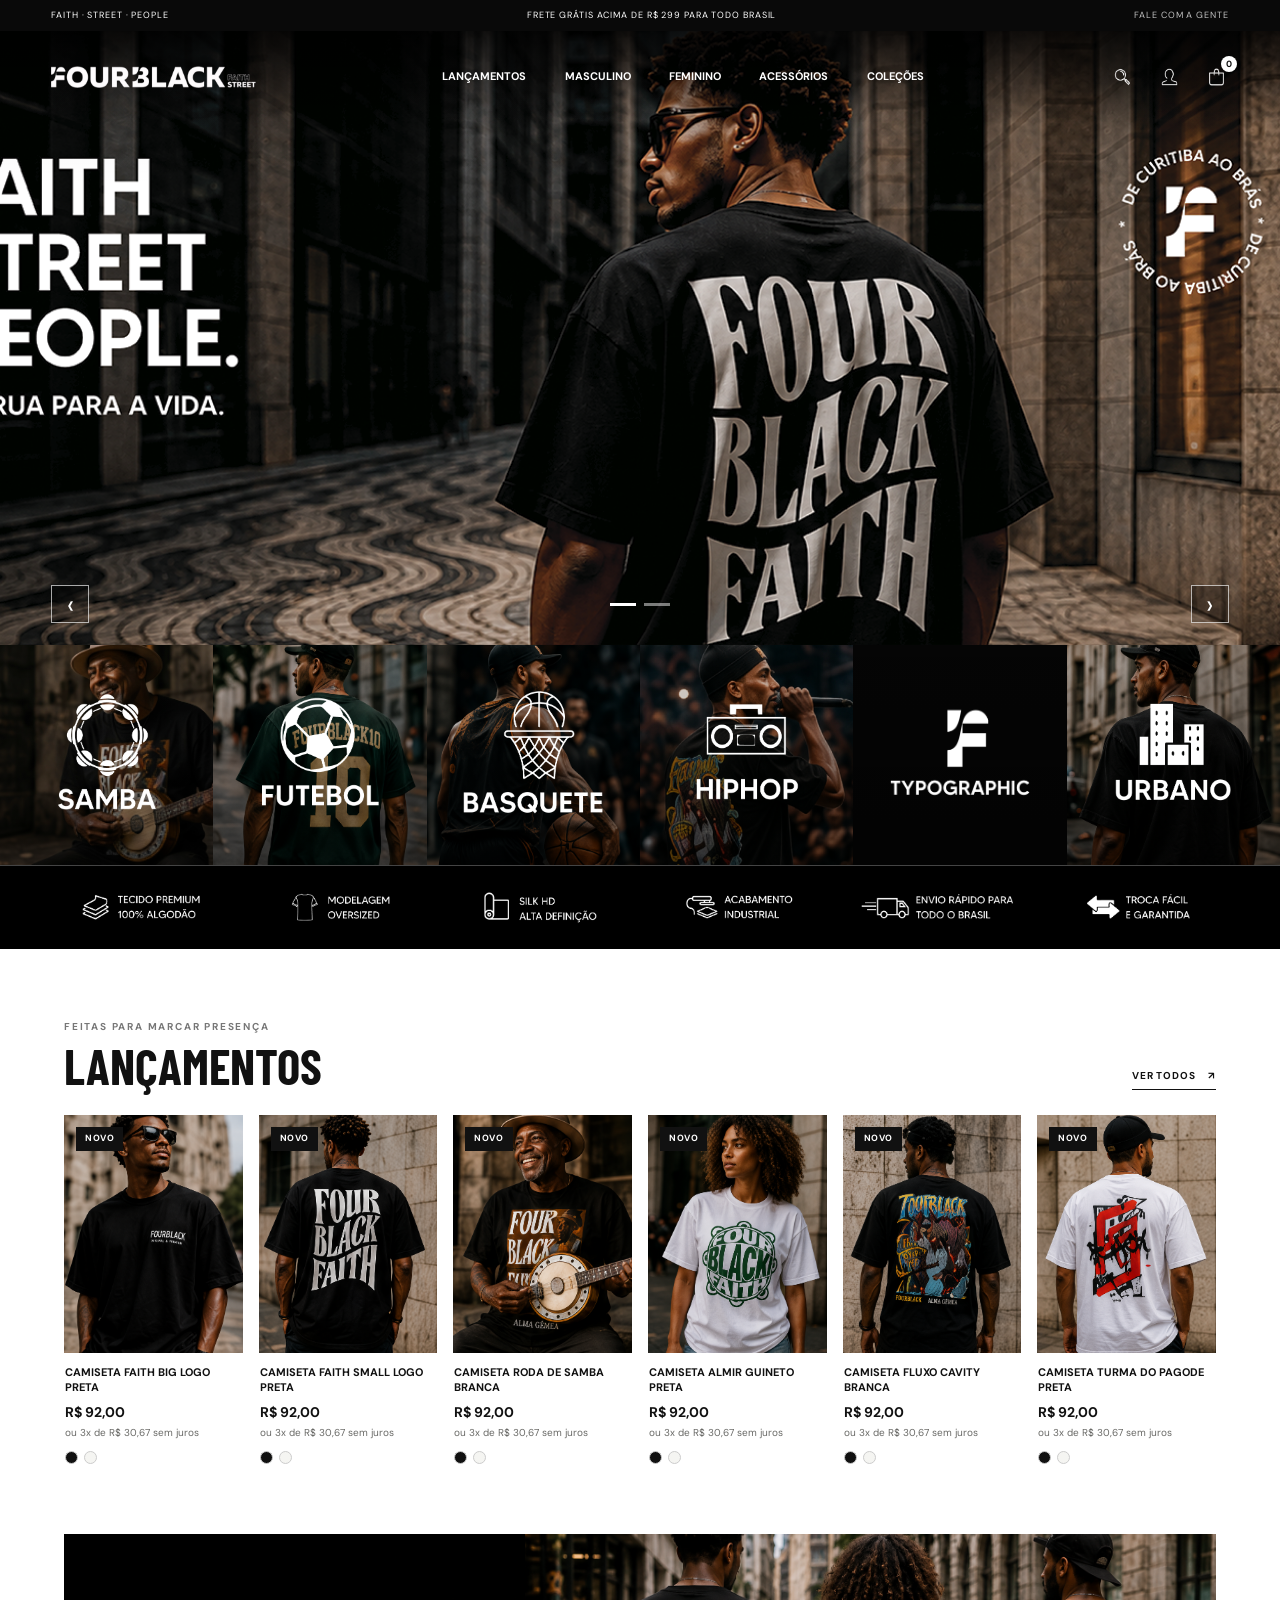
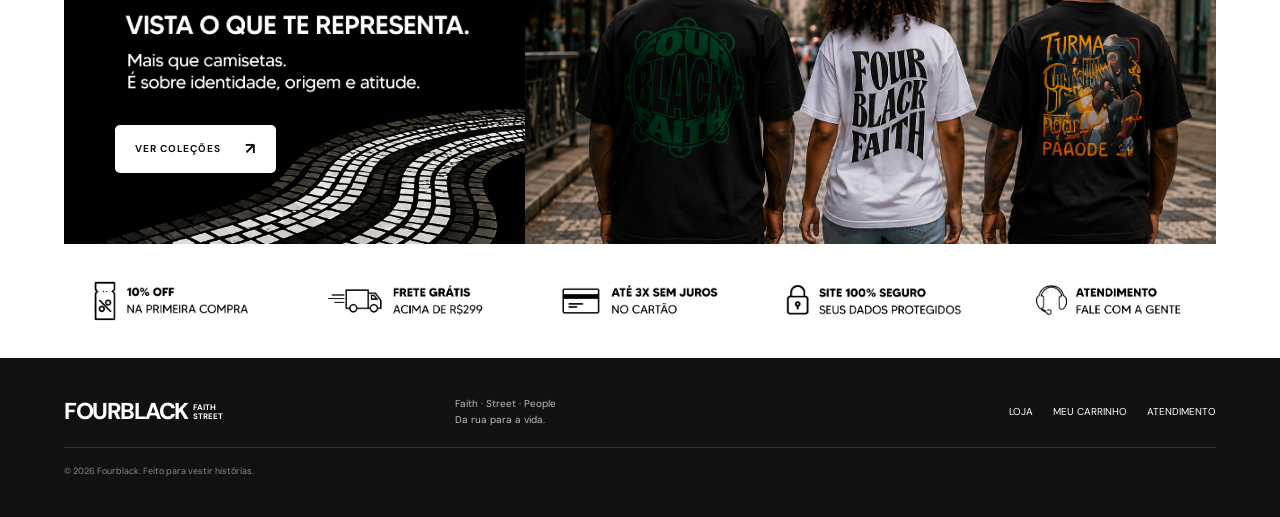
<file: index.html>
<!doctype html>
<html lang="pt-BR">
<head>
  <meta charset="utf-8">
  <meta name="viewport" content="width=device-width, initial-scale=1">
  <meta name="description" content="Fourblack — faith, street, people. Vista o que te representa.">
  <title>Fourblack — Da rua para a vida</title>
  <link rel="stylesheet" href="styles.css">
  <script src="script.js" defer></script>
</head>
<body data-page="home">
  <div class="announcement"><span>FAITH · STREET · PEOPLE</span><span>Frete grátis acima de R$ 299 para todo Brasil</span><a href="mailto:oi@fourblack.com.br">Fale com a gente</a></div>
  <header class="site-header home-header">
    <a class="brand home-brand" href="index.html" aria-label="Fourblack, página inicial"><img src="assets/HOME%20-%20FOURBLACK/FourBlack_marca_horizontal.png" alt="Fourblack Faith Street"></a>
    <button class="menu-toggle" aria-label="Abrir menu" aria-expanded="false">☰</button>
    <nav class="main-nav" aria-label="Navegação principal">
      <a href="produtos.html">Lançamentos</a><a href="produtos.html?categoria=Camisetas">Masculino</a><a href="produtos.html?categoria=Camisetas">Feminino</a><a href="produtos.html">Acessórios</a><a href="produtos.html">Coleções</a>
    </nav>
    <div class="header-actions"><a class="icon-link search-link" href="produtos.html" aria-label="Buscar"><img src="assets/HOME%20-%20FOURBLACK/ICONE%20LUPA.png" alt=""></a><a class="icon-link account-link" href="mailto:oi@fourblack.com.br" aria-label="Minha conta"><img src="assets/HOME%20-%20FOURBLACK/ICONE%20PESSOA.png" alt=""></a><a class="icon-link bag-link" href="carrinho.html" aria-label="Carrinho"><img src="assets/HOME%20-%20FOURBLACK/ICONE%20COMPRA.png" alt=""><span class="cart-count">0</span></a></div>
  </header>
  <main>
    <section class="hero">
      <img class="hero-slide" src="assets/HOME%20-%20FOURBLACK/FOURBLACK%20HOME%2001.png" alt="Faith Street People — da rua para a vida">
      <div class="hero-controls" aria-label="Controles do banner">
        <button class="hero-arrow hero-previous" type="button" aria-label="Imagem anterior">‹</button>
        <div class="hero-pagination" aria-label="Selecionar imagem">
          <button class="hero-dot active" type="button" aria-label="Exibir imagem 1" aria-pressed="true"></button>
          <button class="hero-dot" type="button" aria-label="Exibir imagem 2" aria-pressed="false"></button>
        </div>
        <button class="hero-arrow hero-next" type="button" aria-label="Próxima imagem">›</button>
      </div>
    </section>
    <section class="category-strip" aria-label="Explore as coleções">
      <a href="produtos.html"><img class="category-photo" src="assets/Categorias/01.jpg" alt=""><img class="category-icon" src="assets/Categorias/ICONE%20SAMBA.png" alt=""><span>Samba</span></a>
      <a href="produtos.html"><img class="category-photo" src="assets/Categorias/02.png" alt=""><img class="category-icon" src="assets/Categorias/ICONE%20FUTEBOL.png" alt=""><span>Futebol</span></a>
      <a href="produtos.html"><img class="category-photo" src="assets/Categorias/03.png" alt=""><img class="category-icon" src="assets/Categorias/ICONE%20BASQUETE.png" alt=""><span>Basket</span></a>
      <a href="produtos.html"><img class="category-photo" src="assets/Categorias/04.png" alt=""><img class="category-icon" src="assets/Categorias/ICONE%20HIPHOP.png" alt=""><span>Hip hop</span></a>
      <a class="category-typographic" href="produtos.html"><img class="category-icon" src="assets/Categorias/ICONE%20TYPO.png" alt=""><span>Typographic</span></a>
      <a href="produtos.html"><img class="category-photo" src="assets/Categorias/05.png" alt=""><img class="category-icon" src="assets/Categorias/ICONE%20URBAN.png" alt=""><span>Urban</span></a>
    </section>
    <section class="benefit-bar">
      <img src="assets/Icones%20de%20Vendas/1%20TECIDO%20PREMIUM.png" alt="Tecido premium, 100% algodão">
      <img src="assets/Icones%20de%20Vendas/2%20MODELAGEM.png" alt="Modelagem oversized">
      <img src="assets/Icones%20de%20Vendas/3%20SILK.png" alt="Silk HD, alta definição">
      <img src="assets/Icones%20de%20Vendas/4%20ACABAMENTO.png" alt="Acabamento industrial">
      <img src="assets/Icones%20de%20Vendas/5%20ENVIO.png" alt="Envio rápido para todo Brasil">
      <img src="assets/Icones%20de%20Vendas/6%20TROCA%20FACIL.png" alt="Troca fácil e garantida">
    </section>
    <section class="section product-section" id="lancamentos">
      <div class="section-heading"><div><p class="eyebrow">Feitas para marcar presença</p><h2>Lançamentos</h2></div><a class="text-link" href="produtos.html">Ver todos <span>↗</span></a></div>
      <div class="product-grid home-products" data-product-grid="featured"></div>
    </section>
    <section class="editorial" aria-label="Vista o que te representa">
      <div class="editorial-copy">
        <img class="editorial-slogan" src="assets/Banner%20de%20Destaque%202%20Home/SLOGAN%202.png" alt="Vista o que te representa. Mais que camisetas. É sobre identidade, origem e atitude.">
        <a class="button button-light" href="produtos.html">VER COLEÇÕES <span>↗</span></a>
      </div>
      <div class="editorial-image" role="img" aria-label="Coleção Fourblack em uma produção urbana"></div>
    </section>
    <section class="promise-row" aria-label="Benefícios da loja">
      <img src="assets/Simbolos%20Rodap%C3%A9/1%2010%20OFF.png" alt="10% off na primeira compra">
      <img src="assets/Simbolos%20Rodap%C3%A9/2%20ENTREGA.png" alt="Frete grátis acima de R$ 299">
      <img src="assets/Simbolos%20Rodap%C3%A9/3%20CARTAO.png" alt="Até 3x sem juros no cartão">
      <img src="assets/Simbolos%20Rodap%C3%A9/4%20SITE.png" alt="Site 100% seguro">
      <img src="assets/Simbolos%20Rodap%C3%A9/5%20ATENDIMENTO.png" alt="Atendimento, fale com a gente">
    </section>
  </main>
  <footer class="site-footer"><a class="brand brand-footer" href="index.html">FOURBLACK<span>FAITH<br>STREET</span></a><p>Faith · Street · People<br>Da rua para a vida.</p><nav><a href="produtos.html">Loja</a><a href="carrinho.html">Meu carrinho</a><a href="mailto:oi@fourblack.com.br">Atendimento</a></nav><small>© 2026 Fourblack. Feito para vestir histórias.</small></footer>
</body>
</html>
</file>
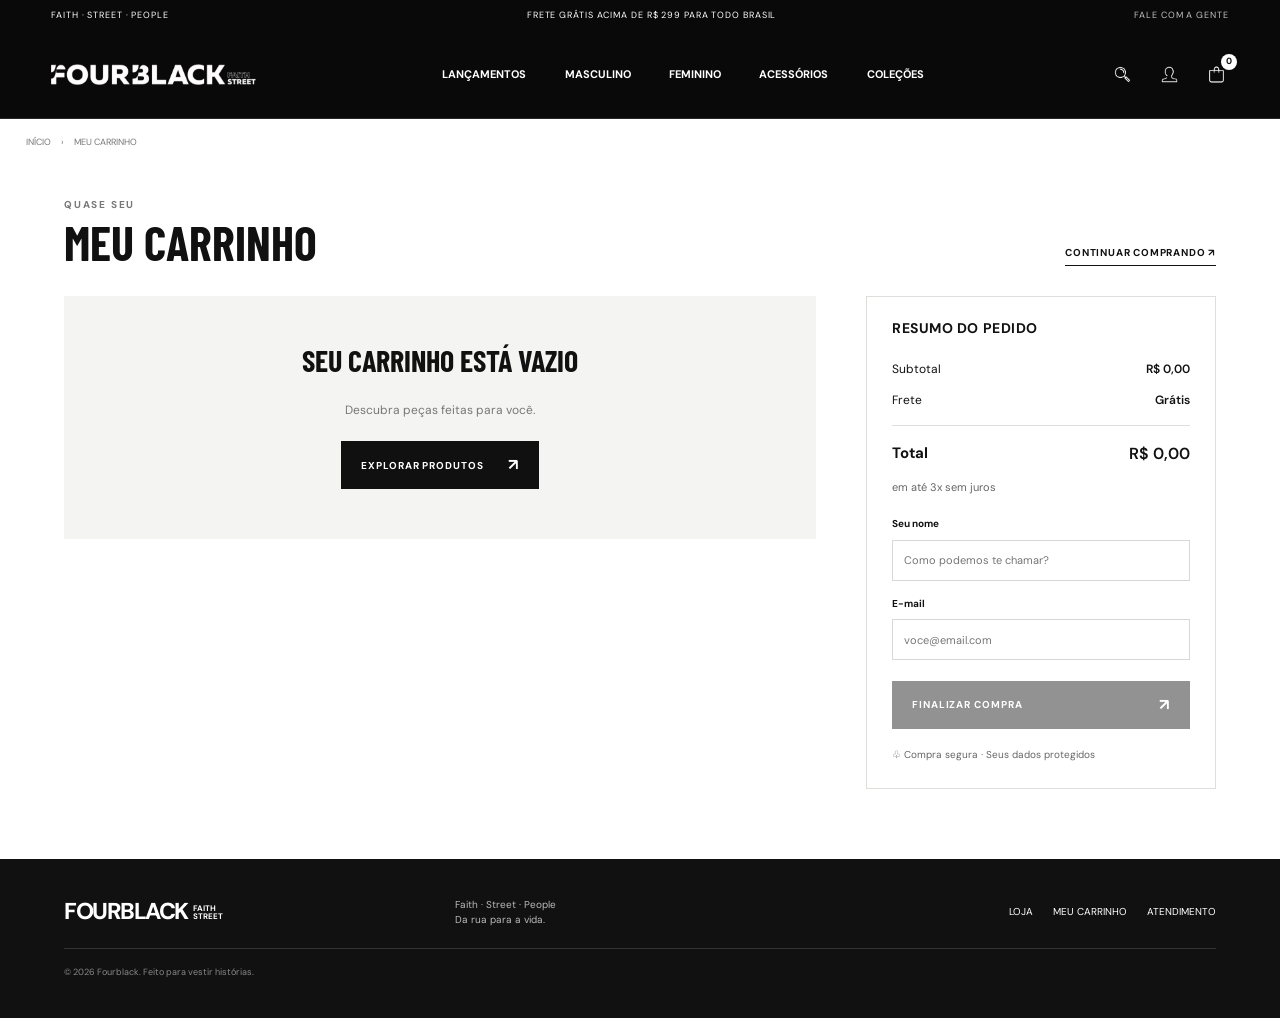
<file: carrinho.html>
<!doctype html>
<html lang="pt-BR">
<head>
  <meta charset="utf-8">
  <meta name="viewport" content="width=device-width, initial-scale=1">
  <meta name="description" content="Revise seu pedido Fourblack.">
  <title>Meu carrinho — Fourblack</title>
  <link rel="stylesheet" href="styles.css">
  <script src="script.js" defer></script>
</head>
<body data-page="cart">
  <div class="announcement"><span>FAITH · STREET · PEOPLE</span><span>Frete grátis acima de R$ 299 para todo Brasil</span><a href="mailto:oi@fourblack.com.br">Fale com a gente</a></div>
  <header class="site-header">
    <a class="brand inner-brand" href="index.html" aria-label="Fourblack, página inicial"><img src="assets/HOME%20-%20FOURBLACK/FourBlack_marca_horizontal.png" alt="Fourblack Faith Street"></a><button class="menu-toggle" aria-label="Abrir menu" aria-expanded="false">☰</button>
    <nav class="main-nav" aria-label="Navegação principal"><a href="produtos.html">Lançamentos</a><a href="produtos.html?categoria=Camisetas">Masculino</a><a href="produtos.html?categoria=Camisetas">Feminino</a><a href="produtos.html">Acessórios</a><a href="produtos.html">Coleções</a></nav>
    <div class="header-actions"><a class="icon-link search-link" href="produtos.html" aria-label="Buscar"><img src="assets/HOME%20-%20FOURBLACK/ICONE%20LUPA.png" alt=""></a><a class="icon-link account-link" href="mailto:oi@fourblack.com.br" aria-label="Minha conta"><img src="assets/HOME%20-%20FOURBLACK/ICONE%20PESSOA.png" alt=""></a><a class="icon-link bag-link" href="carrinho.html" aria-label="Carrinho"><img src="assets/HOME%20-%20FOURBLACK/ICONE%20COMPRA.png" alt=""><span class="cart-count">0</span></a></div>
  </header>
  <main>
    <div class="breadcrumb"><a href="index.html">Início</a><span>›</span><span>Meu carrinho</span></div>
    <section class="section cart-page"><div class="section-heading"><div><p class="eyebrow">Quase seu</p><h1>Meu carrinho</h1></div><a class="text-link" href="produtos.html">Continuar comprando ↗</a></div>
      <div class="cart-layout"><div class="cart-items" data-cart-items></div><aside class="order-card"><h2>Resumo do pedido</h2><div class="summary-line"><span>Subtotal</span><strong data-cart-subtotal>R$ 0,00</strong></div><div class="summary-line"><span>Frete</span><strong data-cart-shipping>R$ 0,00</strong></div><p class="shipping-hint" data-shipping-hint></p><div class="summary-line total-line"><span>Total</span><strong data-cart-total>R$ 0,00</strong></div><p class="installments">em até 3x sem juros</p><form class="checkout-form" data-checkout-form><label for="customer-name">Seu nome</label><input id="customer-name" name="name" autocomplete="name" required placeholder="Como podemos te chamar?"><label for="customer-email">E-mail</label><input id="customer-email" name="email" type="email" autocomplete="email" required placeholder="voce@email.com"><button class="button button-dark checkout-button" type="submit" disabled>Finalizar compra <span>↗</span></button></form><p class="secure-note">♧ Compra segura · Seus dados protegidos</p></aside></div>
    </section>
  </main>
  <div class="toast" role="status" aria-live="polite"></div>
  <footer class="site-footer"><a class="brand brand-footer" href="index.html">FOURBLACK<span>FAITH<br>STREET</span></a><p>Faith · Street · People<br>Da rua para a vida.</p><nav><a href="produtos.html">Loja</a><a href="carrinho.html">Meu carrinho</a><a href="mailto:oi@fourblack.com.br">Atendimento</a></nav><small>© 2026 Fourblack. Feito para vestir histórias.</small></footer>
</body>
</html>
</file>
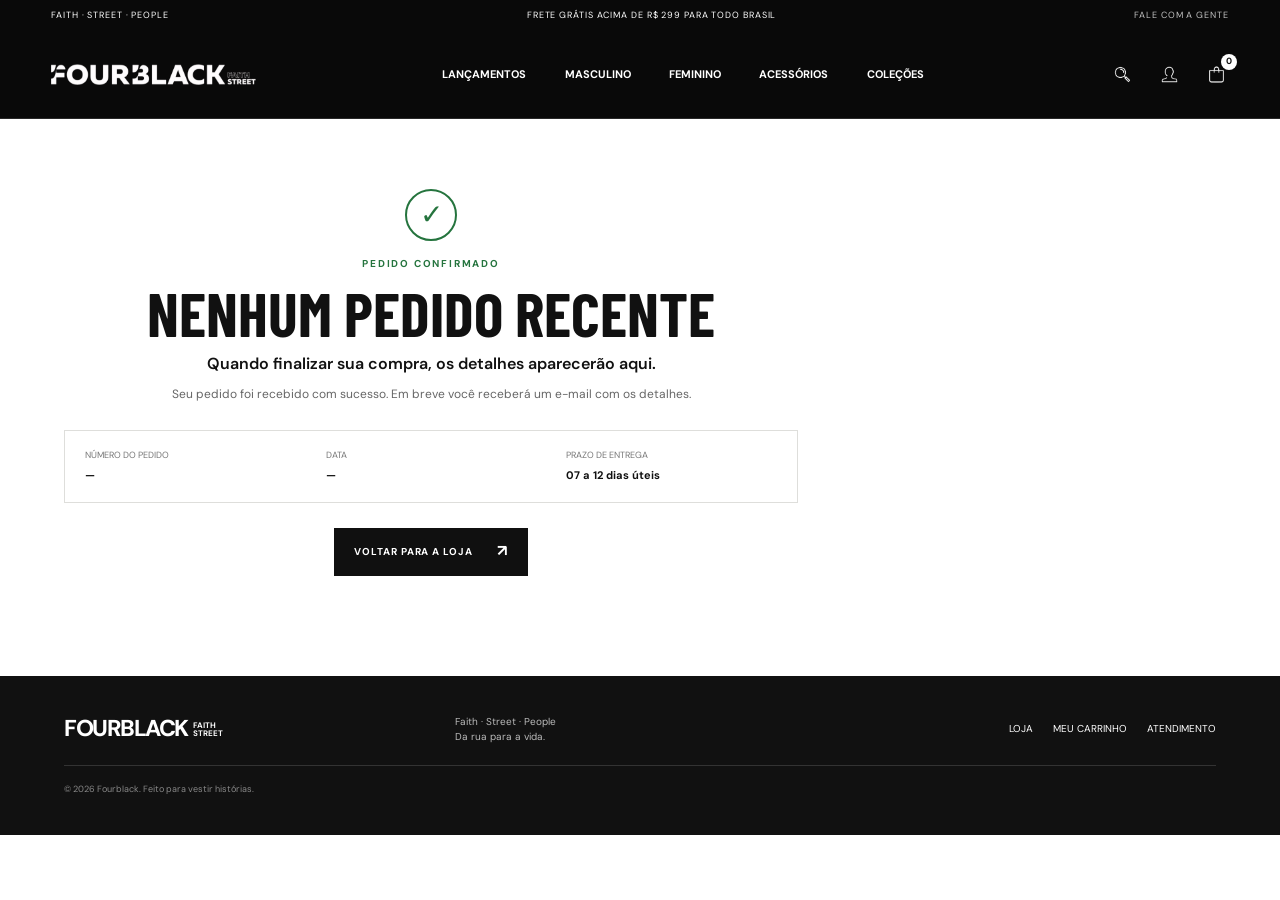
<file: confirmacao.html>
<!doctype html>
<html lang="pt-BR">
<head>
  <meta charset="utf-8">
  <meta name="viewport" content="width=device-width, initial-scale=1">
  <meta name="description" content="Confirmação do seu pedido Fourblack.">
  <title>Compra concluída — Fourblack</title>
  <link rel="stylesheet" href="styles.css">
  <script src="script.js" defer></script>
</head>
<body data-page="confirmation">
  <div class="announcement"><span>FAITH · STREET · PEOPLE</span><span>Frete grátis acima de R$ 299 para todo Brasil</span><a href="mailto:oi@fourblack.com.br">Fale com a gente</a></div>
  <header class="site-header">
    <a class="brand inner-brand" href="index.html" aria-label="Fourblack, página inicial"><img src="assets/HOME%20-%20FOURBLACK/FourBlack_marca_horizontal.png" alt="Fourblack Faith Street"></a><button class="menu-toggle" aria-label="Abrir menu" aria-expanded="false">☰</button>
    <nav class="main-nav" aria-label="Navegação principal"><a href="produtos.html">Lançamentos</a><a href="produtos.html?categoria=Camisetas">Masculino</a><a href="produtos.html?categoria=Camisetas">Feminino</a><a href="produtos.html">Acessórios</a><a href="produtos.html">Coleções</a></nav>
    <div class="header-actions"><a class="icon-link search-link" href="produtos.html" aria-label="Buscar"><img src="assets/HOME%20-%20FOURBLACK/ICONE%20LUPA.png" alt=""></a><a class="icon-link account-link" href="mailto:oi@fourblack.com.br" aria-label="Minha conta"><img src="assets/HOME%20-%20FOURBLACK/ICONE%20PESSOA.png" alt=""></a><a class="icon-link bag-link" href="carrinho.html" aria-label="Carrinho"><img src="assets/HOME%20-%20FOURBLACK/ICONE%20COMPRA.png" alt=""><span class="cart-count">0</span></a></div>
  </header>
  <main>
    <section class="section confirmation-page"><div class="confirmation-main"><div class="confirmation-icon">✓</div><p class="eyebrow">Pedido confirmado</p><h1>Compra concluída!</h1><p class="confirmation-lead">Muito obrigado pela sua compra<span data-customer-name></span>.</p><p class="confirmation-copy">Seu pedido foi recebido com sucesso. Em breve você receberá um e-mail com os detalhes.</p><div class="order-metadata"><div><span>Número do pedido</span><strong data-order-number>—</strong></div><div><span>Data</span><strong data-order-date>—</strong></div><div><span>Prazo de entrega</span><strong>07 a 12 dias úteis</strong></div></div><a class="button button-dark" href="produtos.html">Voltar para a loja <span>↗</span></a></div><aside class="confirmation-summary"><h2>Resumo do pedido</h2><div data-confirmation-items></div><div class="summary-line"><span>Subtotal</span><strong data-confirm-subtotal>R$ 0,00</strong></div><div class="summary-line"><span>Frete</span><strong data-confirm-shipping>R$ 0,00</strong></div><div class="summary-line total-line"><span>Total</span><strong data-confirm-total>R$ 0,00</strong></div><p class="secure-note">♧ Site 100% seguro<br>Seus dados protegidos</p></aside></section>
  </main>
  <footer class="site-footer"><a class="brand brand-footer" href="index.html">FOURBLACK<span>FAITH<br>STREET</span></a><p>Faith · Street · People<br>Da rua para a vida.</p><nav><a href="produtos.html">Loja</a><a href="carrinho.html">Meu carrinho</a><a href="mailto:oi@fourblack.com.br">Atendimento</a></nav><small>© 2026 Fourblack. Feito para vestir histórias.</small></footer>
</body>
</html>
</file>
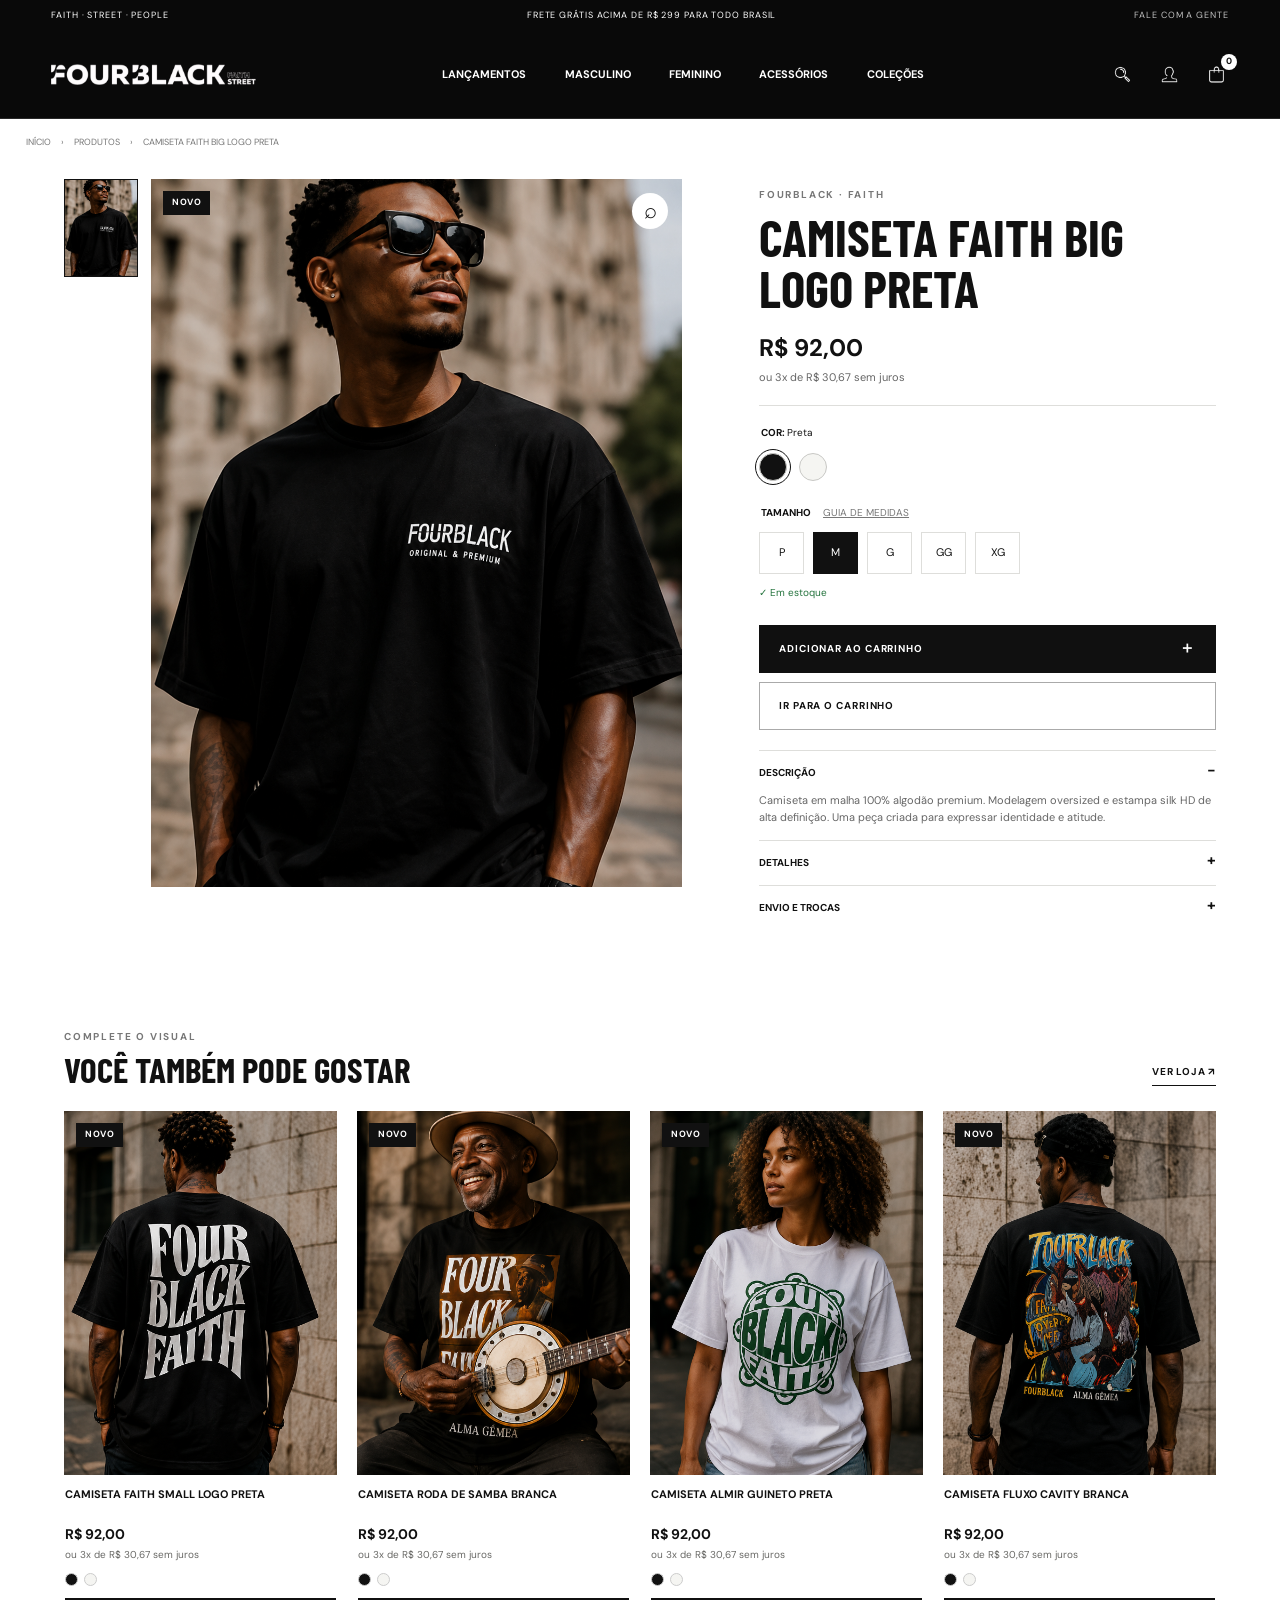
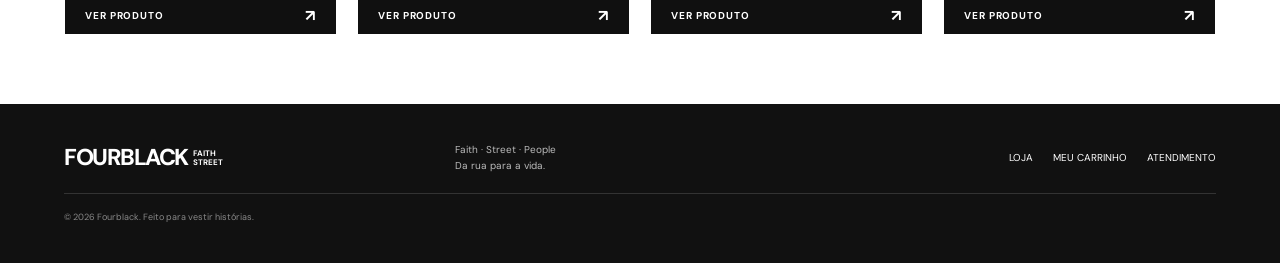
<file: produto.html>
<!doctype html>
<html lang="pt-BR">
<head>
  <meta charset="utf-8">
  <meta name="viewport" content="width=device-width, initial-scale=1">
  <meta name="description" content="Conheça os detalhes das peças Fourblack.">
  <title>Produto — Fourblack</title>
  <link rel="stylesheet" href="styles.css">
  <script src="script.js" defer></script>
</head>
<body data-page="product">
  <div class="announcement"><span>FAITH · STREET · PEOPLE</span><span>Frete grátis acima de R$ 299 para todo Brasil</span><a href="mailto:oi@fourblack.com.br">Fale com a gente</a></div>
  <header class="site-header">
    <a class="brand inner-brand" href="index.html" aria-label="Fourblack, página inicial"><img src="assets/HOME%20-%20FOURBLACK/FourBlack_marca_horizontal.png" alt="Fourblack Faith Street"></a><button class="menu-toggle" aria-label="Abrir menu" aria-expanded="false">☰</button>
    <nav class="main-nav" aria-label="Navegação principal"><a href="produtos.html">Lançamentos</a><a href="produtos.html?categoria=Camisetas">Masculino</a><a href="produtos.html?categoria=Camisetas">Feminino</a><a href="produtos.html">Acessórios</a><a href="produtos.html">Coleções</a></nav>
    <div class="header-actions"><a class="icon-link search-link" href="produtos.html" aria-label="Buscar"><img src="assets/HOME%20-%20FOURBLACK/ICONE%20LUPA.png" alt=""></a><a class="icon-link account-link" href="mailto:oi@fourblack.com.br" aria-label="Minha conta"><img src="assets/HOME%20-%20FOURBLACK/ICONE%20PESSOA.png" alt=""></a><a class="icon-link bag-link" href="carrinho.html" aria-label="Carrinho"><img src="assets/HOME%20-%20FOURBLACK/ICONE%20COMPRA.png" alt=""><span class="cart-count">0</span></a></div>
  </header>
  <main>
    <div class="breadcrumb"><a href="index.html">Início</a><span>›</span><a href="produtos.html">Produtos</a><span>›</span><span data-product-breadcrumb>Detalhes</span></div>
    <section class="product-detail section">
      <div class="product-gallery"><div class="product-thumbnails" data-product-thumbnails></div><div class="product-main-image"><span class="tag">Novo</span><img data-product-image src="" alt=""><button class="zoom-button" type="button" aria-label="Ampliar imagem">⌕</button></div></div>
      <div class="product-info">
        <p class="eyebrow" data-product-collection>Fourblack · Street</p><h1 data-product-name>Carregando produto...</h1><p class="detail-price" data-product-price></p><p class="installments">ou 3x de <span data-installment></span> sem juros</p>
        <div class="detail-divider"></div>
        <fieldset class="color-options"><legend>Cor: <span data-selected-color>Preta</span></legend><div><button type="button" class="color-dot active" aria-label="Preta" data-color="Preta" style="--swatch:#111"></button><button type="button" class="color-dot" aria-label="Branca" data-color="Branca" style="--swatch:#f5f5f2"></button></div></fieldset>
        <fieldset class="size-options"><legend>Tamanho <a href="#size-guide">Guia de medidas</a></legend><div class="size-buttons"><button type="button">P</button><button type="button" class="active">M</button><button type="button">G</button><button type="button">GG</button><button type="button">XG</button></div><p class="stock-note">✓ Em estoque</p></fieldset>
        <div class="detail-actions"><button class="button button-dark add-to-cart" type="button">Adicionar ao carrinho <span>＋</span></button><a class="button button-outline" href="carrinho.html">Ir para o carrinho</a></div>
        <div class="product-accordions"><details open><summary>Descrição</summary><p>Camiseta em malha 100% algodão premium. Modelagem oversized e estampa silk HD de alta definição. Uma peça criada para expressar identidade e atitude.</p></details><details><summary>Detalhes</summary><p>Algodão premium · Modelagem oversized · Estampa silk HD · Produzida com cuidado no Brasil.</p></details><details><summary>Envio e trocas</summary><p>Frete grátis para compras acima de R$ 299. Você pode solicitar a troca em até 30 dias após o recebimento.</p></details></div>
      </div>
    </section>
    <section class="section related-section"><div class="section-heading"><div><p class="eyebrow">Complete o visual</p><h2>Você também pode gostar</h2></div><a class="text-link" href="produtos.html">Ver loja ↗</a></div><div class="product-grid" data-product-grid="related"></div></section>
  </main>
  <div class="toast" role="status" aria-live="polite"></div>
  <footer class="site-footer"><a class="brand brand-footer" href="index.html">FOURBLACK<span>FAITH<br>STREET</span></a><p>Faith · Street · People<br>Da rua para a vida.</p><nav><a href="produtos.html">Loja</a><a href="carrinho.html">Meu carrinho</a><a href="mailto:oi@fourblack.com.br">Atendimento</a></nav><small>© 2026 Fourblack. Feito para vestir histórias.</small></footer>
</body>
</html>
</file>
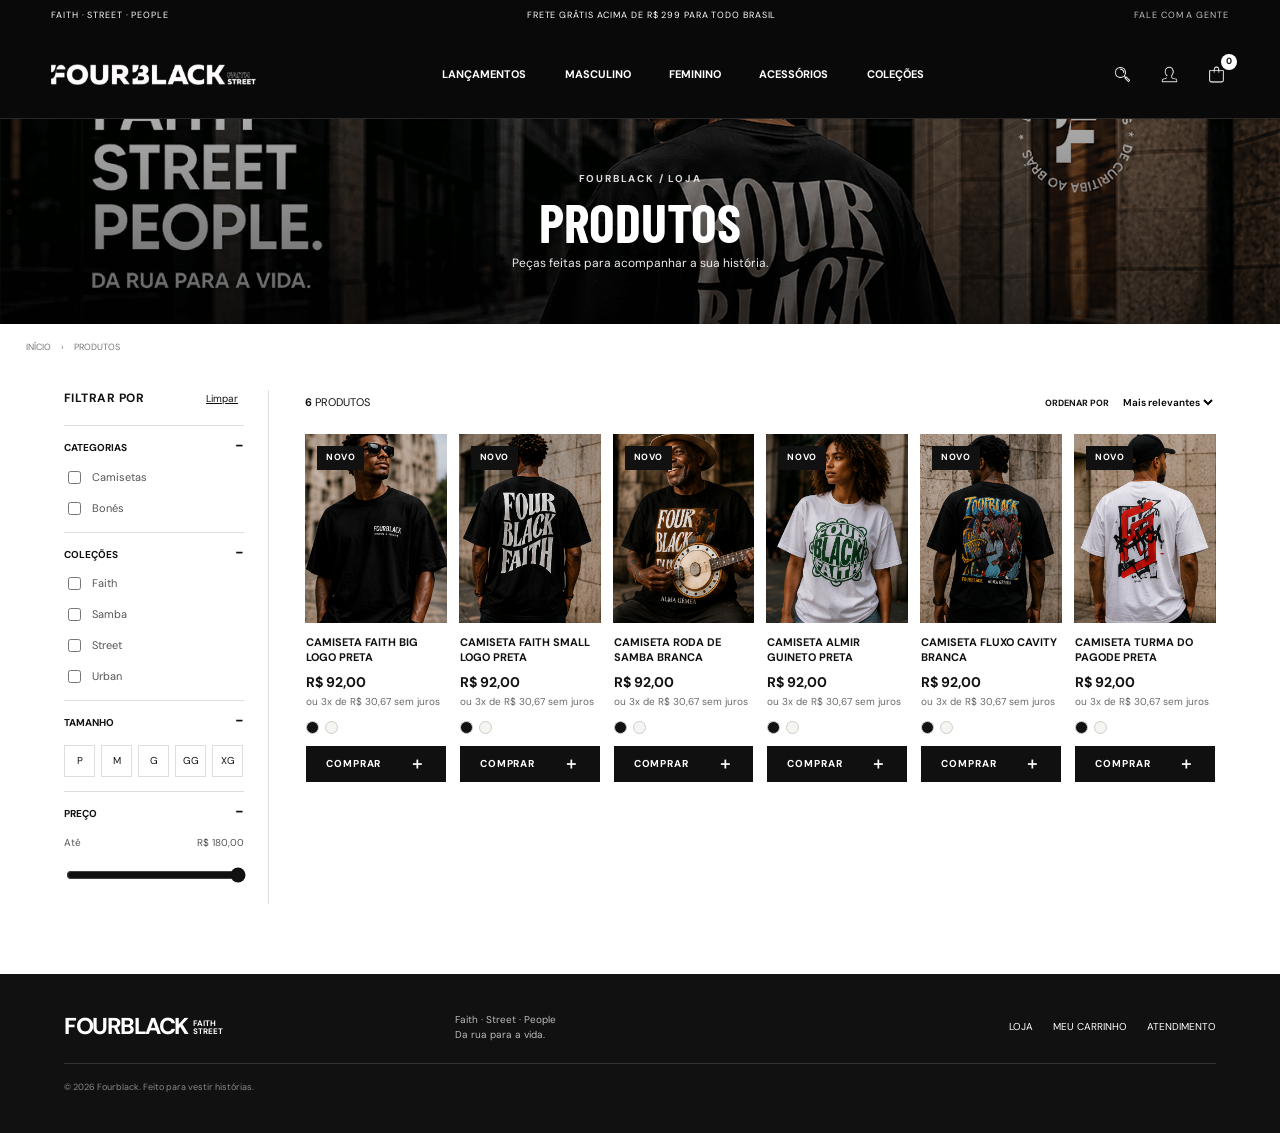
<file: produtos.html>
<!doctype html>
<html lang="pt-BR">
<head>
  <meta charset="utf-8">
  <meta name="viewport" content="width=device-width, initial-scale=1">
  <meta name="description" content="Explore camisetas e coleções Fourblack.">
  <title>Produtos — Fourblack</title>
  <link rel="stylesheet" href="styles.css">
  <script src="script.js" defer></script>
</head>
<body data-page="listing">
  <div class="announcement"><span>FAITH · STREET · PEOPLE</span><span>Frete grátis acima de R$ 299 para todo Brasil</span><a href="mailto:oi@fourblack.com.br">Fale com a gente</a></div>
  <header class="site-header">
    <a class="brand inner-brand" href="index.html" aria-label="Fourblack, página inicial"><img src="assets/HOME%20-%20FOURBLACK/FourBlack_marca_horizontal.png" alt="Fourblack Faith Street"></a><button class="menu-toggle" aria-label="Abrir menu" aria-expanded="false">☰</button>
    <nav class="main-nav" aria-label="Navegação principal"><a href="produtos.html">Lançamentos</a><a href="produtos.html?categoria=Camisetas">Masculino</a><a href="produtos.html?categoria=Camisetas">Feminino</a><a href="produtos.html">Acessórios</a><a href="produtos.html">Coleções</a></nav>
    <div class="header-actions"><a class="icon-link search-link" href="produtos.html" aria-label="Buscar"><img src="assets/HOME%20-%20FOURBLACK/ICONE%20LUPA.png" alt=""></a><a class="icon-link account-link" href="mailto:oi@fourblack.com.br" aria-label="Minha conta"><img src="assets/HOME%20-%20FOURBLACK/ICONE%20PESSOA.png" alt=""></a><a class="icon-link bag-link" href="carrinho.html" aria-label="Carrinho"><img src="assets/HOME%20-%20FOURBLACK/ICONE%20COMPRA.png" alt=""><span class="cart-count">0</span></a></div>
  </header>
  <main>
    <section class="page-banner"><div><p class="eyebrow">Fourblack / Loja</p><h1>Produtos</h1><p>Peças feitas para acompanhar a sua história.</p></div></section>
    <div class="breadcrumb"><a href="index.html">Início</a><span>›</span><span>Produtos</span></div>
    <section class="catalog section">
      <aside class="filters" aria-label="Filtros de produtos">
        <div class="filter-title"><h2>Filtrar por</h2><button class="filter-clear" type="button">Limpar</button></div>
        <details open><summary>Categorias</summary><label><input type="checkbox" name="category" value="Camisetas"> Camisetas</label><label><input type="checkbox" name="category" value="Bonés"> Bonés</label></details>
        <details open><summary>Coleções</summary><label><input type="checkbox" name="collection" value="Faith"> Faith</label><label><input type="checkbox" name="collection" value="Samba"> Samba</label><label><input type="checkbox" name="collection" value="Street"> Street</label><label><input type="checkbox" name="collection" value="Urban"> Urban</label></details>
        <details open><summary>Tamanho</summary><div class="filter-sizes"><label><input type="checkbox" name="size" value="P"><span>P</span></label><label><input type="checkbox" name="size" value="M"><span>M</span></label><label><input type="checkbox" name="size" value="G"><span>G</span></label><label><input type="checkbox" name="size" value="GG"><span>GG</span></label><label><input type="checkbox" name="size" value="XG"><span>XG</span></label></div></details>
        <details open><summary>Preço</summary><label class="price-label" for="price-filter">Até <output id="price-output">R$ 180,00</output></label><input id="price-filter" type="range" min="50" max="180" value="180" step="1"></details>
      </aside>
      <div class="catalog-content"><div class="catalog-toolbar"><p><strong data-product-count>0</strong> produtos</p><label for="sort-products">Ordenar por <select id="sort-products"><option value="featured">Mais relevantes</option><option value="price-asc">Menor preço</option><option value="price-desc">Maior preço</option><option value="name">Nome</option></select></label><button class="mobile-filter-button" type="button">Filtros</button></div><div class="product-grid catalog-grid" data-product-grid="catalog"></div><p class="empty-state" hidden>Nenhum produto encontrado. Ajuste os filtros e tente novamente.</p></div>
    </section>
  </main>
  <div class="toast" role="status" aria-live="polite"></div>
  <footer class="site-footer"><a class="brand brand-footer" href="index.html">FOURBLACK<span>FAITH<br>STREET</span></a><p>Faith · Street · People<br>Da rua para a vida.</p><nav><a href="produtos.html">Loja</a><a href="carrinho.html">Meu carrinho</a><a href="mailto:oi@fourblack.com.br">Atendimento</a></nav><small>© 2026 Fourblack. Feito para vestir histórias.</small></footer>
</body>
</html>
</file>
<file: styles.css>
@import url('https://fonts.googleapis.com/css2?family=Barlow+Condensed:wght@500;600;700;800&family=DM+Sans:wght@400;500;600;700&display=swap');

:root{--ink:#111;--paper:#fff;--mist:#f4f4f2;--line:#dededb;--muted:#71716e;--accent:#c5a57b;--green:#25743e;--content:1380px}
*{box-sizing:border-box}
html{scroll-behavior:smooth}
body{margin:0;background:var(--paper);color:var(--ink);font-family:"DM Sans",Arial,sans-serif;font-size:14px;line-height:1.55}
img{display:block;max-width:100%}
a{color:inherit;text-decoration:none}
button,input,select{font:inherit}
button,a,input,select{outline-color:#a27c4f}
button{color:inherit}
.announcement{height:31px;padding:0 max(4vw,24px);display:flex;align-items:center;justify-content:space-between;background:#090909;color:white;font-size:9px;letter-spacing:.1em;text-transform:uppercase}
.announcement a{opacity:.75}
.site-header{height:88px;display:flex;align-items:center;justify-content:space-between;padding:0 max(4vw,24px);border-bottom:1px solid #eee;gap:32px;background:white;position:relative;z-index:5}
.brand{display:flex;align-items:center;gap:5px;font-weight:800;letter-spacing:-.065em;font-size:29px;line-height:.85;white-space:nowrap}
.brand span{font-size:8px;letter-spacing:.02em;line-height:1.05;font-weight:700}
.main-nav{display:flex;align-items:center;gap:clamp(16px,3vw,44px);margin:auto;font-size:11px;font-weight:700;text-transform:uppercase}
.main-nav a,.site-footer nav a{transition:opacity .2s}
.main-nav a:hover,.site-footer nav a:hover{opacity:.55}
.header-actions{display:flex;align-items:center;gap:22px}
.icon-link{position:relative;font-size:25px;line-height:1}
.bag-link{font-size:22px}
.cart-count{position:absolute;right:-8px;top:-7px;width:16px;height:16px;border-radius:50%;display:grid;place-items:center;background:var(--ink);color:white;font-size:9px;font-weight:700}
.menu-toggle{display:none;border:0;background:none;font-size:22px}
.hero{height:min(560px,49vw);min-height:400px;position:relative;overflow:hidden;background:#171614;color:white}
.hero:after{content:"";position:absolute;inset:0;background:linear-gradient(90deg,rgba(0,0,0,.58),transparent 63%),linear-gradient(0deg,rgba(0,0,0,.12),transparent)}
.hero>img{width:100%;height:100%;object-fit:cover;object-position:center}
.hero-content{position:absolute;z-index:1;left:max(7vw,36px);top:50%;transform:translateY(-50%);max-width:420px}
.eyebrow{font-size:10px;text-transform:uppercase;letter-spacing:.18em;font-weight:700;margin:0 0 10px;color:#777}
.hero .eyebrow{color:#eee}
h1,h2,h3,p{margin-top:0}
h1,h2{font-family:"Barlow Condensed","Arial Narrow",Impact,sans-serif;text-transform:uppercase;line-height:.98}
.hero h1{font-size:clamp(52px,7.1vw,100px);margin:0 0 6px;letter-spacing:.005em}
.hero-content>p:not(.eyebrow){font-size:15px;margin:10px 0 24px}
.button{display:inline-flex;align-items:center;justify-content:space-between;gap:24px;min-height:48px;padding:0 19px;border:1px solid transparent;font-size:10px;letter-spacing:.09em;font-weight:700;text-transform:uppercase;cursor:pointer;transition:background .2s,color .2s,border .2s}
.button span{font-size:16px}
.button-light{background:#fff;color:#111}
.button-light:hover{background:#ddd}
.button-dark{background:#101010;color:white}
.button-dark:hover{background:#383838}
.button-outline{border-color:#aaa;background:white;color:#111}
.button-outline:hover{border-color:#111}
.hero-index{position:absolute;z-index:1;bottom:28px;left:max(7vw,36px);display:flex;align-items:center;gap:10px;font-size:10px;letter-spacing:.1em}
.hero-index i{width:86px;height:1px;background:#aaa}
.category-strip{display:grid;grid-template-columns:repeat(5,1fr);background:#111}
.category-strip a{position:relative;height:160px;overflow:hidden;color:white}
.category-strip a:after{content:"";position:absolute;inset:0;background:linear-gradient(0deg,rgba(0,0,0,.76),transparent 68%)}
.category-strip img{width:100%;height:100%;object-fit:cover;transition:transform .5s}
.category-strip a:hover img{transform:scale(1.05)}
.category-strip span{position:absolute;z-index:1;left:20px;bottom:17px;font-family:"Barlow Condensed",sans-serif;font-size:21px;text-transform:uppercase;font-weight:700}
.benefit-bar{display:grid;grid-template-columns:repeat(5,1fr);background:#000;color:#fff;padding:23px max(5vw,24px);gap:16px;border-top:1px solid #444}
.benefit-bar>div{display:flex;align-items:center;justify-content:center;gap:12px}
.benefit-icon{font-size:23px;color:#ddd}
.benefit-bar p{margin:0;font-size:9px;line-height:1.3;text-transform:uppercase}
.benefit-bar strong,.benefit-bar small{display:block}
.benefit-bar small{opacity:.65;font-size:8px;margin-top:3px}
.section{width:min(var(--content),100%);margin:0 auto;padding:70px max(5vw,26px)}
.section-heading{display:flex;align-items:end;justify-content:space-between;margin-bottom:25px}
.section-heading .eyebrow{margin-bottom:7px}
.section-heading h2,.section-heading h1{font-size:clamp(32px,4vw,49px);margin:0}
.text-link{font-size:10px;font-weight:700;text-transform:uppercase;letter-spacing:.08em;border-bottom:1px solid;padding-bottom:5px}
.text-link span{margin-left:10px}
.product-grid{display:grid;grid-template-columns:repeat(4,minmax(0,1fr));gap:20px}
.home-products{grid-template-columns:repeat(6,minmax(0,1fr));gap:16px}
.product-card{min-width:0}
.product-card-image{position:relative;display:block;background:#efefed;overflow:hidden;aspect-ratio:3/4}
.product-card-image img{width:100%;height:100%;object-fit:cover;transition:transform .45s}
.product-card:hover .product-card-image img{transform:scale(1.035)}
.tag{position:absolute;z-index:1;top:12px;left:12px;background:#111;color:white;padding:5px 9px;font-size:9px;text-transform:uppercase;font-weight:700;letter-spacing:.06em}
.product-card-meta{padding:12px 1px 0}
.product-card-title{display:block;font-size:11px;text-transform:uppercase;font-weight:700;line-height:1.35;min-height:30px}
.product-card-price{margin:7px 0 1px;font-size:14px;font-weight:700}
.product-card-installments{font-size:10px;color:#696966;margin:0}
.product-swatches{display:flex;gap:6px;margin-top:11px}
.product-swatches i{width:13px;height:13px;border-radius:50%;border:1px solid #ccc;background:#111}
.product-swatches i:nth-child(2){background:#f5f5f2}
.product-cta{margin-top:12px;width:100%;min-height:36px}
.editorial{display:grid;grid-template-columns:.8fr 1.2fr;background:#111;color:white;margin:0 auto;width:calc(100% - max(10vw,52px));max-width:1280px;min-height:310px}
.editorial-copy{display:flex;flex-direction:column;align-items:flex-start;justify-content:center;gap:24px;padding:38px clamp(24px,4vw,58px);background:#080808 url("assets/Banner%20de%20Destaque%202%20Home/002.png") center/cover no-repeat}
.editorial-slogan{width:100%;height:auto;max-height:160px;object-fit:contain;object-position:left center}
.editorial .button{border-radius:5px}
.editorial-image{min-height:310px;background:#171614 url("assets/Banner%20de%20Destaque%202%20Home/001.png") center/cover no-repeat}
.promise-row{display:grid;grid-template-columns:repeat(5,minmax(0,1fr));align-items:center;justify-items:center;gap:20px;padding:30px max(5vw,26px)}
.promise-row>img{width:100%;max-width:210px;height:54px;object-fit:contain}
.site-footer{display:grid;grid-template-columns:1fr 1fr 1fr;align-items:center;gap:20px;padding:38px max(5vw,26px);background:#111;color:white}
.brand-footer{font-size:23px}
.site-footer p{margin:0;color:#bbb;font-size:10px}
.site-footer nav{display:flex;justify-content:flex-end;gap:20px;font-size:10px;text-transform:uppercase}
.site-footer>small{grid-column:1/-1;border-top:1px solid #333;padding-top:17px;color:#888;font-size:9px}
.page-banner{min-height:205px;display:grid;place-items:center;text-align:center;color:white;background:linear-gradient(0deg,rgba(0,0,0,.63),rgba(0,0,0,.33)),url("assets/HOME%20-%20FOURBLACK/FOURBLACK%20HOME%2001.png") center 48%/cover}
.page-banner .eyebrow{color:#ddd}
.page-banner h1{font-size:54px;margin:0 0 5px}
.page-banner p:last-child{font-size:12px;margin:0;color:#eee}
.breadcrumb{display:flex;align-items:center;gap:10px;padding:17px max(calc((100vw - var(--content))/2 + 5vw),26px);font-size:9px;text-transform:uppercase;color:#777}
.breadcrumb a:hover{color:#111}
.catalog{display:grid;grid-template-columns:205px minmax(0,1fr);gap:36px;padding-top:18px}
.filters{border-right:1px solid var(--line);padding-right:24px}
.filter-title{display:flex;justify-content:space-between;align-items:center;margin-bottom:18px}
.filter-title h2,.order-card h2,.confirmation-summary h2{font-family:"DM Sans",sans-serif;font-size:12px;text-transform:uppercase;letter-spacing:.04em;margin:0}
.filter-clear{background:none;border:0;text-decoration:underline;font-size:10px;cursor:pointer}
.filters details{border-top:1px solid var(--line);padding:14px 0}
.filters summary,.product-accordions summary{list-style:none;cursor:pointer;display:flex;justify-content:space-between;text-transform:uppercase;font-size:10px;font-weight:700}
.filters summary::-webkit-details-marker,.product-accordions summary::-webkit-details-marker{display:none}
.filters summary:after,.product-accordions summary:after{content:"+";font-size:15px;line-height:10px}
.filters details[open] summary:after,.product-accordions details[open] summary:after{content:"−"}
.filters details>label{display:flex;align-items:center;gap:8px;margin:12px 0 0;font-size:11px;color:#555}
.filters input[type=checkbox]{accent-color:#111}
.filter-sizes{display:flex;gap:6px;margin-top:14px}
.filter-sizes label{margin:0!important}
.filter-sizes input{position:absolute;opacity:0}
.filter-sizes span{height:32px;min-width:31px;display:grid;place-items:center;border:1px solid var(--line);font-size:10px;cursor:pointer}
.filter-sizes input:checked+span{background:#111;color:white;border-color:#111}
.price-label{display:flex!important;justify-content:space-between;font-size:10px!important;margin:14px 0!important}
.filters input[type=range]{width:100%;accent-color:#111}
.catalog-toolbar{display:flex;justify-content:space-between;align-items:center;margin:0 0 19px}
.catalog-toolbar p{margin:0;font-size:11px;text-transform:uppercase}
.catalog-toolbar label{font-size:9px;text-transform:uppercase;font-weight:700}
.catalog-toolbar select{border:0;background:white;padding:5px 0 5px 8px;font-weight:600;font-size:10px}
.catalog-grid{grid-template-columns:repeat(6,minmax(0,1fr));gap:22px 12px}
.catalog-grid .product-card-title{min-height:0}
.mobile-filter-button{display:none}
.empty-state{padding:45px 15px;background:var(--mist);text-align:center;color:#666}
.product-detail{display:grid;grid-template-columns:minmax(0,1.15fr) minmax(320px,.85fr);gap:clamp(35px,6vw,88px);padding-top:12px}
.product-gallery{display:grid;grid-template-columns:74px minmax(0,1fr);gap:13px;align-self:start}
.product-thumbnails{display:flex;flex-direction:column;gap:10px}
.product-thumbnails button{padding:0;border:1px solid transparent;background:#eee;cursor:pointer}
.product-thumbnails button.active{border-color:#111}
.product-thumbnails img{width:100%;aspect-ratio:3/4;object-fit:cover}
.product-main-image{position:relative;background:#efefed;aspect-ratio:3/4;overflow:hidden}
.product-main-image>img{width:100%;height:100%;object-fit:cover}
.zoom-button{position:absolute;right:14px;top:14px;width:36px;height:36px;border:0;border-radius:50%;background:white;font-size:22px;cursor:pointer}
.product-info{padding-top:8px}
.product-info h1{font-size:clamp(36px,4vw,53px);margin:0 0 16px}
.detail-price{font-size:24px;font-weight:700;margin:0}
.installments{font-size:11px;color:#666;margin:3px 0 15px}
.detail-divider{height:1px;background:var(--line);margin:19px 0}
fieldset{padding:0;border:0;margin:0 0 24px}
fieldset legend{font-size:10px;text-transform:uppercase;font-weight:700;margin-bottom:12px}
.color-options legend span{font-weight:400;text-transform:none}
.color-options>div{display:flex;gap:12px}
.color-dot{width:28px;height:28px;border-radius:50%;border:1px solid #c8c8c5;background:var(--swatch);cursor:pointer}
.color-dot.active{outline:1px solid #111;outline-offset:3px}
.size-options legend a{font-weight:400;text-decoration:underline;color:#777;margin-left:10px}
.size-buttons{display:flex;gap:9px}
.size-buttons button{width:45px;height:42px;border:1px solid var(--line);background:white;font-size:11px;cursor:pointer}
.size-buttons button.active,.size-buttons button:hover{background:#111;color:white;border-color:#111}
.stock-note{margin:11px 0 0;color:var(--green);font-size:10px}
.detail-actions{display:grid;gap:9px}
.detail-actions .button{width:100%}
.product-accordions{margin-top:20px}
.product-accordions details{border-top:1px solid var(--line);padding:14px 0}
.product-accordions summary{font-size:10px}
.product-accordions details p{margin:12px 0 0;color:#666;font-size:11px;max-width:520px}
.related-section{padding-top:30px}
.related-section h2{font-size:35px}
.toast{position:fixed;right:24px;bottom:24px;z-index:10;background:#111;color:white;padding:14px 20px;font-size:12px;opacity:0;transform:translateY(8px);pointer-events:none;transition:.2s}
.toast.visible{opacity:1;transform:translateY(0)}
.cart-page{padding-top:30px}
.cart-page>.section-heading{margin-bottom:30px}
.cart-page h1{font-size:48px}
.cart-layout{display:grid;grid-template-columns:minmax(0,1fr) 350px;gap:50px;align-items:start}
.cart-item{display:grid;grid-template-columns:120px minmax(0,1fr) auto;gap:20px;padding:0 0 20px;margin-bottom:20px;border-bottom:1px solid var(--line)}
.cart-item img{width:120px;height:150px;object-fit:cover;background:#eee}
.cart-item h3{font-size:12px;text-transform:uppercase;margin:7px 0}
.cart-item p{font-size:10px;color:#777;margin:4px 0}
.cart-item-price{font-size:14px;font-weight:700;white-space:nowrap}
.quantity-control{display:flex;align-items:center;margin-top:15px}
.quantity-control button,.quantity-control span{height:30px;min-width:30px;display:grid;place-items:center;border:1px solid var(--line);background:white;font-size:12px}
.quantity-control button{cursor:pointer}
.remove-item{border:0;background:none;text-decoration:underline;color:#888;font-size:10px;padding:8px 0;cursor:pointer}
.order-card,.confirmation-summary{border:1px solid var(--line);padding:25px;background:white}
.order-card h2,.confirmation-summary h2{margin-bottom:24px;font-size:14px}
.summary-line{display:flex;justify-content:space-between;gap:15px;margin:12px 0;font-size:12px}
.summary-line strong{font-weight:600}
.total-line{border-top:1px solid var(--line);padding-top:16px;margin-top:16px;font-weight:700;font-size:15px}
.total-line strong{font-size:16px}
.shipping-hint{font-size:10px;color:#777;margin:15px 0}
.checkout-form{display:grid;gap:8px;margin-top:20px}
.checkout-form label{font-size:10px;font-weight:700}
.checkout-form input{height:41px;border:1px solid #d8d8d5;padding:0 11px;font-size:11px;margin-bottom:7px}
.checkout-button{width:100%;margin-top:6px}
.checkout-button:disabled{opacity:.45;cursor:not-allowed}
.secure-note{font-size:10px;color:#666;margin:18px 0 0}
.empty-cart{text-align:center;padding:50px 20px;background:var(--mist)}
.empty-cart h2{font-size:30px}
.empty-cart p{font-size:12px;color:#777}
.empty-cart .button{margin-top:10px}
.confirmation-page{display:grid;grid-template-columns:minmax(0,1fr) 370px;gap:48px;padding-top:60px;align-items:start}
.confirmation-main{text-align:center;padding:10px 0 30px}
.confirmation-icon{width:52px;height:52px;border:2px solid var(--green);color:var(--green);border-radius:50%;display:grid;place-items:center;font-size:28px;margin:0 auto 15px}
.confirmation-main .eyebrow{color:var(--green)}
.confirmation-main h1{font-size:clamp(42px,5vw,62px);margin:0 0 10px}
.confirmation-lead{font-size:16px;font-weight:600;margin-bottom:8px}
.confirmation-copy{font-size:12px;color:#666;max-width:550px;margin:0 auto 26px}
.order-metadata{display:grid;grid-template-columns:repeat(3,1fr);gap:10px;border:1px solid var(--line);padding:18px 10px;margin-bottom:25px;text-align:left}
.order-metadata div{display:flex;flex-direction:column;gap:4px;padding:0 10px}
.order-metadata span{font-size:9px;text-transform:uppercase;color:#777}
.order-metadata strong{font-size:11px}
.confirmation-summary{padding:24px}
.confirmation-item{display:grid;grid-template-columns:74px 1fr;gap:13px;padding-bottom:17px;margin-bottom:14px;border-bottom:1px solid var(--line)}
.confirmation-item img{width:74px;height:93px;object-fit:cover}
.confirmation-item strong{display:block;font-size:10px;text-transform:uppercase;line-height:1.4}
.confirmation-item span{display:block;color:#777;font-size:9px;margin-top:5px}
.confirmation-item b{display:block;font-size:11px;margin-top:8px}

@media(max-width:1000px){
  .site-header{gap:18px}.main-nav{gap:16px;font-size:9px}.header-actions{gap:14px}
  .catalog{grid-template-columns:175px minmax(0,1fr);gap:24px}.catalog-grid{grid-template-columns:repeat(3,minmax(0,1fr));gap:22px 12px}
  .product-detail{gap:34px}.product-gallery{grid-template-columns:58px minmax(0,1fr)}
  .cart-layout{grid-template-columns:minmax(0,1fr) 310px;gap:25px}
  .confirmation-page{grid-template-columns:minmax(0,1fr) 320px;gap:25px}
  body[data-page="home"] .home-products{grid-template-columns:repeat(3,minmax(0,1fr))}
}
@media(max-width:700px){
  body{font-size:13px}.announcement{height:27px;justify-content:center;font-size:8px}.announcement span:first-child,.announcement a{display:none}
  .site-header{height:67px;padding:0 17px;gap:12px}.brand{font-size:24px}.brand span{font-size:7px}
  .menu-toggle{display:block;order:-1;padding:4px 0}
  .main-nav{display:none;position:absolute;left:0;right:0;top:66px;background:#fff;padding:20px;box-shadow:0 8px 12px #0002;align-items:stretch}
  .main-nav.open{display:flex;flex-direction:column;gap:0}
  .main-nav a{padding:13px 5px;border-bottom:1px solid #eee;font-size:11px}
  .header-actions{gap:14px;margin-left:auto}.account-link{display:none}.icon-link{font-size:22px}
  .hero{height:520px;min-height:0}
  .hero>img{object-position:59% center}
  .hero-content{left:24px;top:auto;bottom:72px;transform:none;max-width:260px}
  .hero h1{font-size:58px}.hero-content>p:not(.eyebrow){font-size:13px}
  .hero-index{left:24px;bottom:27px}
  .category-strip{grid-template-columns:repeat(5,145px);overflow-x:auto;scroll-snap-type:x mandatory}
  .category-strip a{height:128px;scroll-snap-align:start}
  .category-strip span{left:13px;bottom:12px;font-size:18px}
  .benefit-bar{grid-template-columns:repeat(2,1fr);padding:18px 15px;gap:17px 8px}
  .benefit-bar>div{justify-content:flex-start;padding-left:8px}.benefit-bar>div:last-child{display:none}
  .benefit-icon{font-size:19px}.benefit-bar p{font-size:8px}
  .section{padding:46px 18px}
  .section-heading{margin-bottom:19px;gap:15px}
  .section-heading h2,.section-heading h1{font-size:36px}
  .section-heading .eyebrow{font-size:8px}
  .text-link{font-size:9px;white-space:nowrap}
  .product-grid{grid-template-columns:repeat(2,minmax(0,1fr));gap:22px 12px}
  .home-products{grid-template-columns:repeat(2,minmax(0,1fr));gap:22px 12px}
  .product-card-title{font-size:10px}.product-card-price{font-size:13px}
  .product-cta{min-height:34px;font-size:9px}
  .editorial{width:calc(100% - 36px);grid-template-columns:1fr}
  .editorial-copy{min-height:220px;padding:30px 25px;gap:18px}
  .editorial-slogan{max-height:130px}
  .editorial-image{min-height:200px;height:220px}
  .promise-row{grid-template-columns:repeat(2,minmax(0,1fr));padding:26px 16px;gap:18px}
  .promise-row>img{height:46px}
  .site-footer{grid-template-columns:1fr 1fr;padding:30px 20px;gap:18px}
  .site-footer nav{grid-column:1/-1;justify-content:flex-start;flex-wrap:wrap}
  .site-footer>small{grid-column:1/-1}
  .page-banner{min-height:160px}.page-banner h1{font-size:44px}
  .breadcrumb{padding:14px 18px;font-size:8px}
  .catalog{display:block;padding:12px 18px 42px}
  .filters{display:none;border:1px solid var(--line);padding:16px 18px;margin-bottom:20px}
  .filters.open{display:block}
  .catalog-toolbar{flex-wrap:wrap;gap:8px}
  .catalog-toolbar p{font-size:10px}
  .catalog-toolbar label{margin-left:auto}
  .catalog-toolbar select{font-size:9px;max-width:125px}
  .mobile-filter-button{display:block;border:1px solid var(--line);background:white;padding:7px 10px;font-size:9px;text-transform:uppercase}
  .catalog-grid{grid-template-columns:repeat(2,minmax(0,1fr));gap:20px 11px}
  .product-detail{display:block;padding:8px 18px 35px}
  .product-gallery{grid-template-columns:1fr;gap:9px}
  .product-thumbnails{order:2;flex-direction:row;overflow:auto}
  .product-thumbnails button{width:62px;flex:0 0 62px}
  .product-main-image{order:1;aspect-ratio:4/4.7}
  .product-info{padding-top:27px}
  .product-info h1{font-size:39px}
  .size-buttons button{flex:1}
  .related-section{padding-top:25px}
  .related-section h2{font-size:29px}
  .cart-page{padding-top:20px}
  .cart-page>.section-heading{align-items:center}
  .cart-page h1{font-size:39px}
  .cart-layout{grid-template-columns:1fr;gap:20px}
  .cart-item{grid-template-columns:82px minmax(0,1fr) auto;gap:12px;padding-bottom:15px;margin-bottom:15px}
  .cart-item img{width:82px;height:108px}
  .cart-item h3{font-size:10px}
  .cart-item p{font-size:9px}
  .cart-item-price{font-size:12px}
  .order-card{padding:20px}
  .confirmation-page{grid-template-columns:1fr;padding-top:26px;gap:25px}
  .confirmation-main{padding:5px 0}
  .confirmation-main h1{font-size:45px}
  .confirmation-lead{font-size:14px}
  .confirmation-copy{font-size:11px}
  .order-metadata{grid-template-columns:1fr;text-align:left;padding:10px 15px}
  .order-metadata div{padding:7px 0}
  .confirmation-summary{padding:20px}
}
@media(min-width:701px) and (max-width:850px){
  .site-header{padding:0 20px}.brand{font-size:24px}.main-nav{gap:12px;font-size:8px}.header-actions{gap:12px}
}

/* Homepage masthead and image-led collection banners. */
body[data-page="home"] .home-header{position:absolute;top:31px;left:0;right:0;height:92px;padding:0 max(4vw,24px);background:linear-gradient(180deg,rgba(0,0,0,.78),rgba(0,0,0,.36) 58%,transparent);border:0;color:#fff}
body[data-page="home"] .home-brand{display:block;width:205px;flex:0 0 auto}
body[data-page="home"] .home-brand img{width:100%;height:auto}
body[data-page="home"] .home-header .main-nav{margin:0 auto}
body[data-page="home"] .home-header .header-actions{gap:22px}
body[data-page="home"] .home-header .icon-link{width:25px;height:28px;display:grid;place-items:center}
body[data-page="home"] .home-header .icon-link img{width:100%;height:100%;object-fit:contain}
body[data-page="home"] .home-header .cart-count{background:#fff;color:#111}
body[data-page="home"] .home-header .menu-toggle{color:#fff}
body[data-page="home"] .hero{height:min(640px,48vw);min-height:440px}
body[data-page="home"] .hero:after{background:linear-gradient(180deg,rgba(0,0,0,.08),transparent 25%)}
body[data-page="home"] .hero>img{object-position:center}
body[data-page="home"] .hero-slide{transition:opacity .55s ease}
body[data-page="home"] .hero-slide.is-changing{opacity:.35}
body[data-page="home"] .hero-controls{position:absolute;z-index:2;left:max(4vw,24px);right:max(4vw,24px);bottom:22px;display:flex;align-items:center;justify-content:space-between}
body[data-page="home"] .hero-arrow{width:38px;height:38px;border:1px solid rgba(255,255,255,.65);background:rgba(0,0,0,.24);color:white;font-size:27px;line-height:1;cursor:pointer}
body[data-page="home"] .hero-arrow:hover{background:rgba(255,255,255,.2)}
body[data-page="home"] .hero-pagination{display:flex;gap:8px}
body[data-page="home"] .hero-dot{width:26px;height:3px;padding:0;border:0;background:rgba(255,255,255,.48);cursor:pointer}
body[data-page="home"] .hero-dot.active{background:#fff}
body[data-page="home"] .category-strip{grid-template-columns:repeat(6,minmax(0,1fr))}
body[data-page="home"] .category-strip a{height:220px;display:grid;place-items:center;background:#111}
body[data-page="home"] .category-strip .category-photo{position:absolute;inset:0;width:100%;height:100%;object-fit:cover}
body[data-page="home"] .category-strip a:after{z-index:1;background:linear-gradient(0deg,rgba(0,0,0,.48),rgba(0,0,0,.08))}
body[data-page="home"] .category-strip .category-icon{position:relative;z-index:2;width:78%;height:145px;object-fit:contain}
body[data-page="home"] .category-strip .category-typographic{background:#050505}
body[data-page="home"] .category-strip span{position:absolute;width:1px;height:1px;padding:0;margin:-1px;overflow:hidden;clip:rect(0,0,0,0);white-space:nowrap;border:0}
body[data-page="home"] .benefit-bar{grid-template-columns:repeat(6,minmax(0,1fr));padding:20px max(4vw,24px);gap:18px}
body[data-page="home"] .benefit-bar>img{width:100%;height:43px;object-fit:contain}

@media(max-width:1000px){
  body[data-page="home"] .home-header{gap:18px}
  body[data-page="home"] .home-brand{width:175px}
  body[data-page="home"] .home-header .main-nav{gap:16px}
  body[data-page="home"] .category-strip a{height:185px}
  body[data-page="home"] .category-strip .category-icon{height:125px}
}
@media(max-width:700px){
  body[data-page="home"] .home-header{top:27px;height:67px;padding:0 17px;background:linear-gradient(180deg,rgba(0,0,0,.82),rgba(0,0,0,.32) 75%,transparent)}
  body[data-page="home"] .home-brand{width:155px}
  body[data-page="home"] .home-header .main-nav{margin:0}
  body[data-page="home"] .home-header .main-nav.open{background:#fff;color:#111}
  body[data-page="home"] .home-header .main-nav a{color:#111}
  body[data-page="home"] .home-header .header-actions{gap:13px}
  body[data-page="home"] .home-header .icon-link{width:21px;height:23px}
  body[data-page="home"] .home-header .cart-count{right:-7px;top:-4px}
  body[data-page="home"] .hero{height:430px;min-height:0}
  body[data-page="home"] .hero>img{object-position:58% center}
  body[data-page="home"] .hero-controls{left:16px;right:16px;bottom:14px}
  body[data-page="home"] .hero-arrow{width:32px;height:32px}
  body[data-page="home"] .category-strip{grid-template-columns:repeat(6,155px);overflow-x:auto;scroll-snap-type:x mandatory}
  body[data-page="home"] .category-strip a{height:165px;scroll-snap-align:start}
  body[data-page="home"] .category-strip .category-icon{height:120px}
  body[data-page="home"] .benefit-bar{grid-template-columns:repeat(2,minmax(0,1fr));padding:17px 15px;gap:16px 12px}
  body[data-page="home"] .benefit-bar>img{height:38px}
}

body:not([data-page="home"]) .site-header{background:#090909;border-bottom-color:#292929;color:#fff}
body:not([data-page="home"]) .inner-brand{display:block;width:205px;flex:0 0 auto}
body:not([data-page="home"]) .inner-brand img{width:100%;height:auto}
body:not([data-page="home"]) .site-header .main-nav{color:#fff}
body:not([data-page="home"]) .site-header .header-actions{gap:22px}
body:not([data-page="home"]) .site-header .icon-link{width:25px;height:28px;display:grid;place-items:center}
body:not([data-page="home"]) .site-header .icon-link img{width:100%;height:100%;object-fit:contain}
body:not([data-page="home"]) .site-header .cart-count{background:#fff;color:#111}
body:not([data-page="home"]) .site-header .menu-toggle{color:#fff}
@media(max-width:1000px){
  body:not([data-page="home"]) .site-header{gap:18px}
  body:not([data-page="home"]) .inner-brand{width:175px}
  body:not([data-page="home"]) .site-header .header-actions{gap:14px}
}
@media(max-width:700px){
  body:not([data-page="home"]) .site-header{height:67px;padding:0 17px;gap:12px}
  body:not([data-page="home"]) .inner-brand{width:155px}
  body:not([data-page="home"]) .site-header .main-nav.open{background:#fff;color:#111}
  body:not([data-page="home"]) .site-header .main-nav a{color:#111}
  body:not([data-page="home"]) .site-header .header-actions{gap:13px}
  body:not([data-page="home"]) .site-header .icon-link{width:21px;height:23px}
  body:not([data-page="home"]) .site-header .account-link{display:grid}
  body:not([data-page="home"]) .site-header .cart-count{right:-7px;top:-4px}
}
</file>
